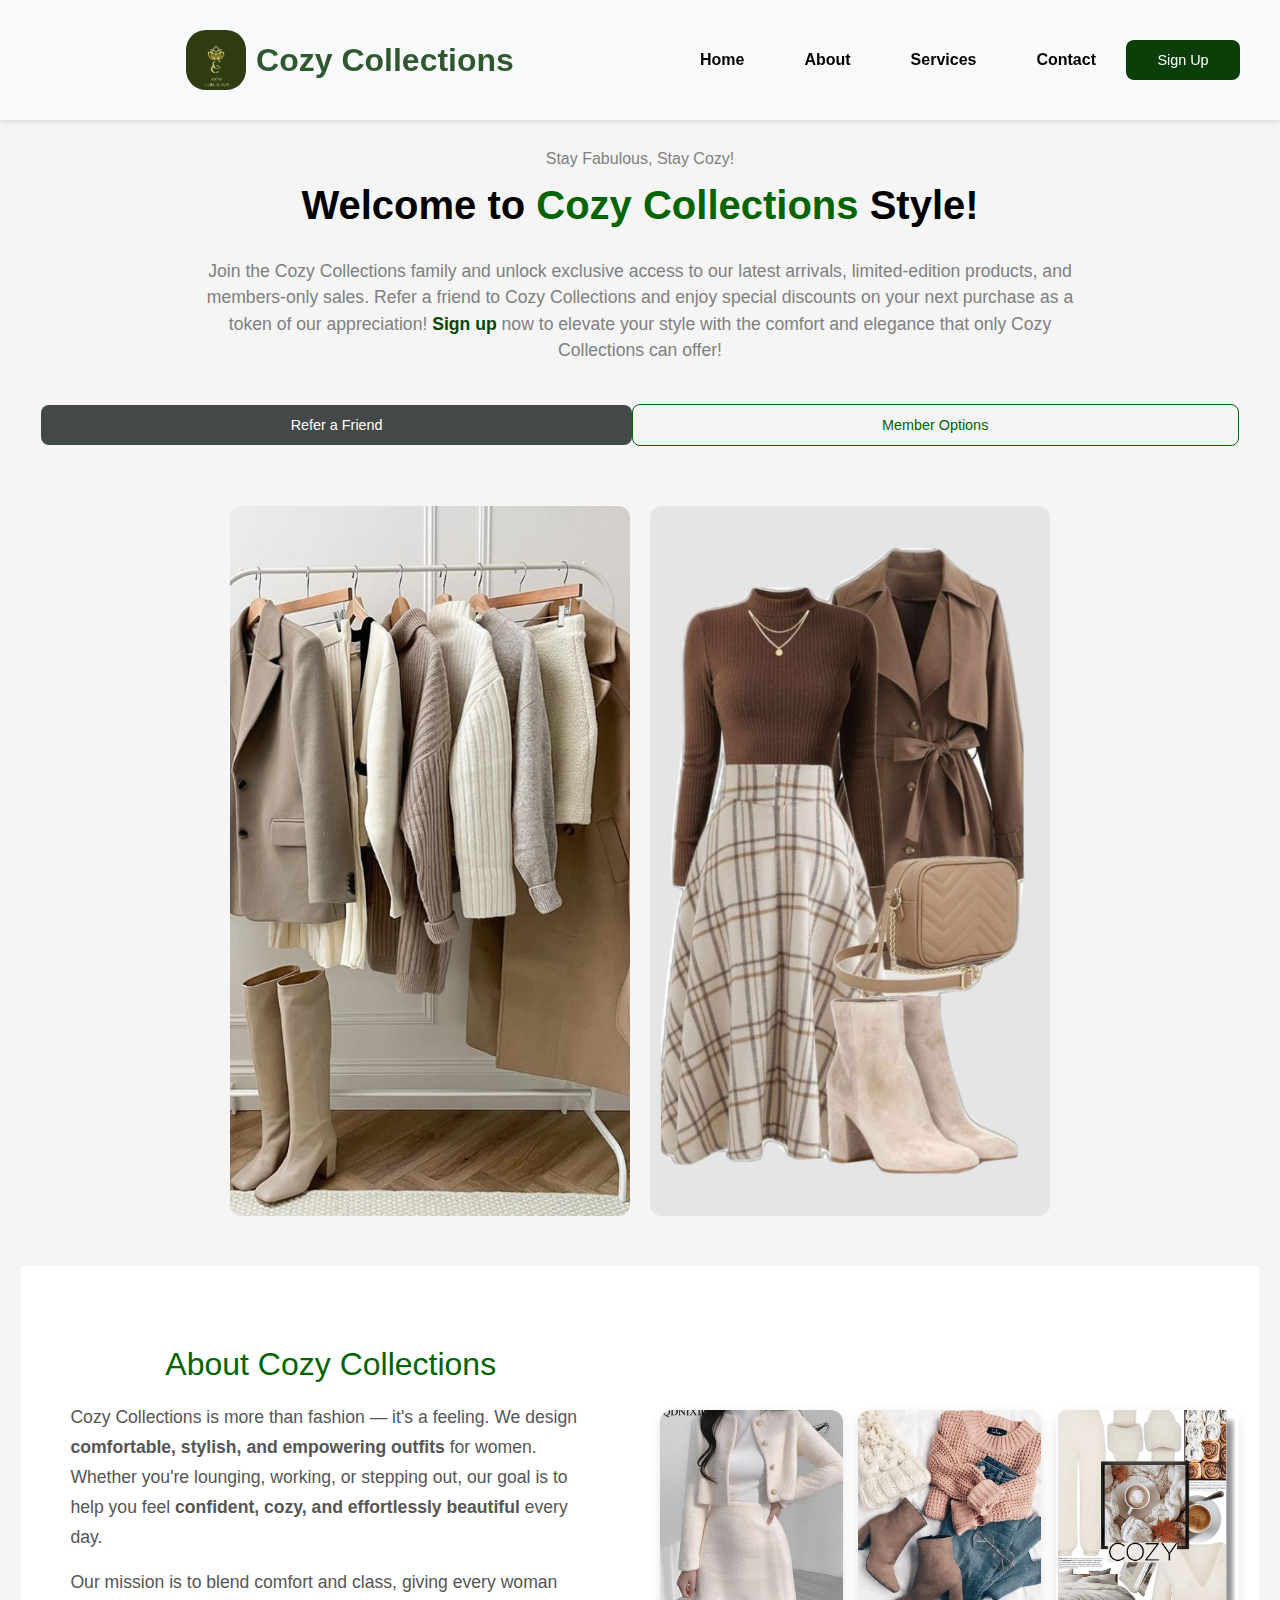
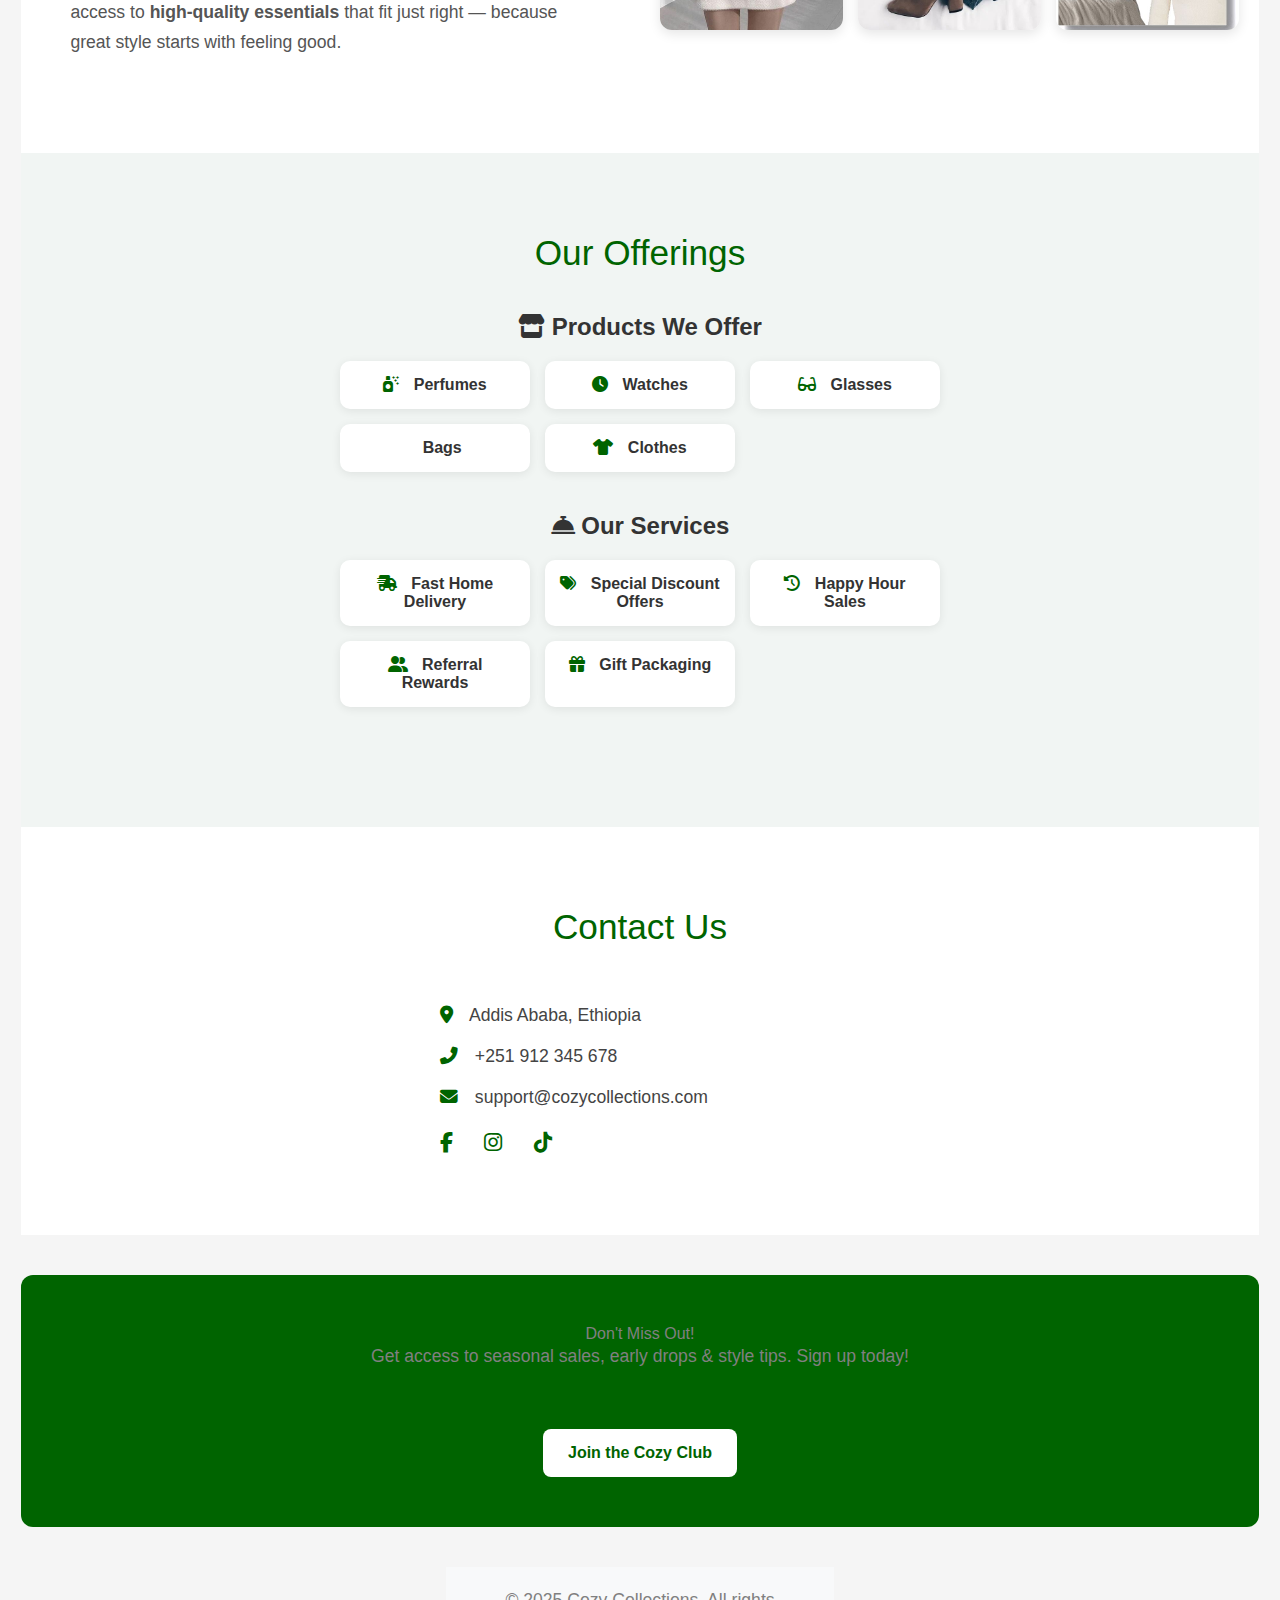
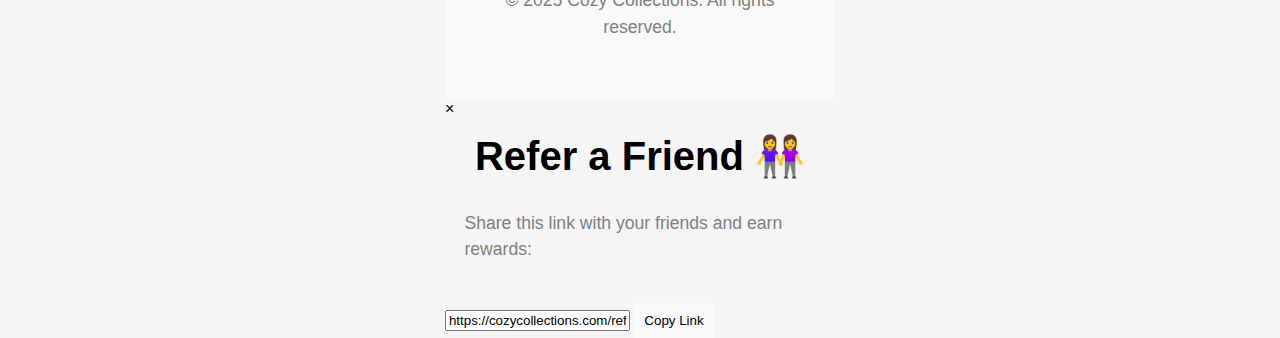
<file: index.html>
<!DOCTYPE html>
<html lang="en">
<head>
    <meta charset="UTF-8">
    <meta name="viewport" content="width=device-width, initial-scale=1.0">
    <title>Cozy Collections</title>
    <link rel="stylesheet" href="style.css">
    <link rel="stylesheet" href="https://cdnjs.cloudflare.com/ajax/libs/font-awesome/6.5.0/css/all.min.css" />
</head>
<body>
    <header>
       <nav class="nav">
            <div class="logo">
            <img style="width: 60px;height: 60px;border-radius: 20px;" src="images/logo1.jpg" alt="Logo">
            <h1>Cozy Collections</h1>
            </div>
            <div class="hamburger" id="hamburger">
                <span></span>
                <span></span>
                <span></span>
            </div>
            <ul class="menu" id="nav-menu">
                <li><a href="#home">Home</a></li>
                <li><a href="#about">About</a></li>
                <li><a href="#services">Services</a></li>
                <li><a href="#contact">Contact</a></li>
            </ul>
            <a href="form.html" id="unique">Sign Up</a>
        </nav>
    </header>
    <main>
        <section id="home" class="hero">
            <h2>Stay Fabulous, Stay Cozy!</h2>
            <h3>Welcome to <b style="color:darkgreen">Cozy Collections</b>  Style!</h3>
            <p> Join the Cozy Collections family and unlock exclusive access to our latest arrivals, limited-edition products, and members-only sales. 
                Refer a friend to Cozy Collections and enjoy special discounts on your next purchase as a token of our appreciation!
                <b style="color:rgb(5, 70, 5)">Sign up</b> now to elevate your style with the comfort and elegance that only Cozy Collections can offer!</p>

            <div class="refer">
                <a class="refer1" href="#">Refer a Friend</a>
                <a class="refer2" href="#">Member Options</a>

            </div>
            <div class="img-container">
                <img src="images/img 1 (1).jpeg" alt="Winter Outfit">
                <img src="images/img 1 (2).jpeg" alt="Outfit Inspiration">
            </div>
        </section>

        <section id="about" class="about">
            <div class="about-text">
                <h2>About Cozy Collections</h2>
                <p>
                Cozy Collections is more than fashion — it's a feeling. We design <strong>comfortable, stylish, and empowering outfits</strong> for women. Whether you're lounging, working, or stepping out, our goal is to help you feel <strong>confident, cozy, and effortlessly beautiful</strong> every day.
                </p>
                <p>
                Our mission is to blend comfort and class, giving every woman access to <strong>high-quality essentials</strong> that fit just right — because great style starts with feeling good.
                </p>
            </div>

            <div class="about-image">
                <img src="images/fashion.jpeg" alt="Cozy Collections Brand" />
                <img src="images/cozy.jpeg" alt="Cozy Collections Brand" />
                <img src="images/cloth.jpeg" alt="Cozy Collections Brand" />
            </div>
        </section>
       <section id="services" class="services">
            <h2>Our Offerings</h2>

            <div class="service-block">
                <h3><i class="fas fa-store"></i> Products We Offer</h3>
                <ul class="service-list">
                <li><i class="fas fa-spray-can-sparkles"></i> Perfumes</li>
                <li><i class="fas fa-clock"></i> Watches</li>
                <li><i class="fas fa-glasses"></i> Glasses</li>
                <li><i class="fas fa-handbag"></i> Bags</li>
                <li><i class="fas fa-shirt"></i> Clothes</li>
                </ul>
            </div>

            <div class="service-block">
                <h3><i class="fas fa-concierge-bell"></i> Our Services</h3>
                <ul class="service-list">
                <li><i class="fas fa-truck-fast"></i> Fast Home Delivery</li>
                <li><i class="fas fa-tags"></i> Special Discount Offers</li>
                <li><i class="fas fa-clock-rotate-left"></i> Happy Hour Sales</li>
                <li><i class="fas fa-user-friends"></i> Referral Rewards</li>
                <li><i class="fas fa-gift"></i> Gift Packaging</li>
                </ul>
            </div>
        </section>
        <section id="contact" class="contact">
            <h2>Contact Us</h2>
            <div class="contact-wrapper">
                <div class="contact-info">
                <p><i class="fas fa-map-marker-alt"></i> Addis Ababa, Ethiopia</p>
                <p><i class="fas fa-phone-alt"></i> +251 912 345 678</p>
                <p><i class="fas fa-envelope"></i> support@cozycollections.com</p>
                <div class="socials">
                    <a href="#"><i class="fab fa-facebook-f"></i></a>
                    <a href="#"><i class="fab fa-instagram"></i></a>
                    <a href="#"><i class="fab fa-tiktok"></i></a>
                </div>
                </div>
            </div>
        </section>

        <section class="cta">
            <h2>Don't Miss Out!</h2>
            <p>Get access to seasonal sales, early drops & style tips. Sign up today!</p>
            <a href="#signup" class="cta-btn">Join the Cozy Club</a>
        </section>
    </main>
    <footer>
        <p>&copy; 2025 Cozy Collections. All rights reserved.</p>
    </footer>
    <div id="referral-popup" class="popup">
        <div class="popup-content">
            <span id="close-popup">&times;</span>
            <h3>Refer a Friend 👭</h3>
            <p>Share this link with your friends and earn rewards:</p>
            <input type="text" value="https://cozycollections.com/referral" id="referral-link" readonly>
            <button id="copy-link">Copy Link</button>
        </div>
    </div>

   <script src="script.js"></script>
</body>
</html>
</file>
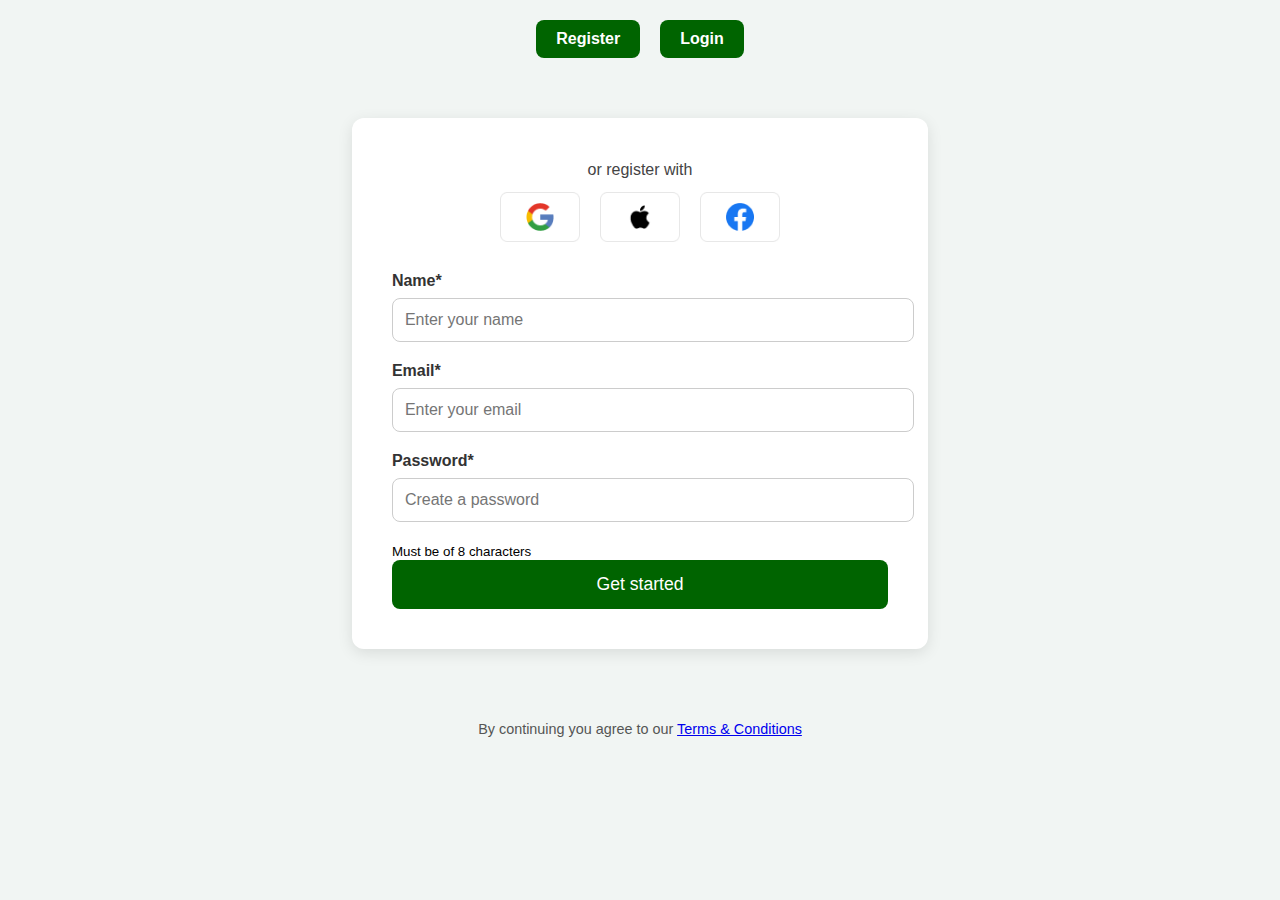
<file: form.html>
<!DOCTYPE html>
<html lang="en">
<head>
    <meta charset="UTF-8">
    <meta name="viewport" content="width=device-width, initial-scale=1.0">
    <title>Registration Form</title>
    <link rel="stylesheet" href="style.css">
</head>
<body class="body">
    <div class="register">
        <a class="n" href="#" class="link-button">Register</a>
        <a class="n" href="#" class="link-button">Login</a>
    </div>
    <div class="form-container">
        <div class="social-login">
            <p class="p">or register with</p>
            <div class="social-icons">
                <img style="width: 80px;" src="images/Frame 5.png" alt="Google" />
                <img style="width: 80px;"  src="images/Frame 6.png" alt="Apple" />
                <img style="width: 80px;"  src="images/Frame 7.png" alt="Facebook" />
            </div>
        </div>
        <form>
            <label for="name">Name*</label>
            <input type="text" id="name" name="name" placeholder="Enter your name" required>

            <label for="email">Email*</label>
            <input type="email" id="email" name="email" placeholder="Enter your email" required>

            <label for="password">Password*</label>
            <input type="password" id="password" name="password" placeholder="Create a password" minlength="8" required>
            <small>Must be of 8 characters</small>

            <button type="submit" class="get-started">Get started</button>
        </form>
    </div>
    <p style="text-align: center;" class="last">By continuing you agree to our <a href="#">Terms & Conditions</a></p>
    <script>
        document.querySelector("form").addEventListener("submit", function (e) {
            e.preventDefault(); 

            const name = document.querySelector("#name").value.trim();
            const email = document.querySelector("#email").value.trim();
            const password = document.querySelector("#password").value.trim();

            if (name && email && password.length >= 8) {
            alert("🎉 Welcome to Cozy Collections, " + name + "! Your registration is successful.");
            // Optionally reset form
            this.reset();
            } else {
            alert("❗ Please fill out all fields correctly.");
            }
        });
    </script>

</body>
</html>
</file>
<file: style.css>
body {
    font-family: 'Lucida Sans', 'Lucida Sans Regular', 'Lucida Grande', 'Lucida Sans Unicode', Geneva, Verdana, sans-serif;
    margin: 0;
    padding: 0;
    display: flex;
    flex-direction: column;
    justify-content: center;
    align-items: center;
    height: auto; /* Adjust height for responsiveness */
    background-color: whitesmoke; /* Moved from .body */
}
html {
  scroll-behavior: smooth;
}
section {
  scroll-margin-top: 120px; 
}

header {
    position: fixed;
    top: 0;
    left: 0;
    width: 100%;
    background-color: #f8f9fa;
    padding: 30px 0;
    box-shadow: 0 2px 5px rgba(0, 0, 0, 0.1);
    z-index: 1000;
    display: flex;
    justify-content: center; 
    
}
main {
    padding-top: 100px; /* Adjust depending on header height */
}

.menu {
    list-style: none; /* Remove default list styling */
    display: flex; /* Flexbox for horizontal layout */
    margin: 0;
    padding: 0;
}

.menu li {
    margin: 0 15px; /* Space between menu items */
}

.menu a {
    text-decoration: none;
    color: black;
    font-weight: 600;
    border-radius: 8px;
    padding: 10px 15px; /* Padding for clickable area */
    transition: background-color 0.3s; /* Smooth transition */
}

.menu a:hover {
    background-color: rgb(95, 104, 97); /* Change background on hover */

}

.nav {
    display: flex;
    justify-content: space-between;
    align-items: center;
    max-width: 1200px;
    width: 100%;
    padding: 0 20px;
}

.logo {
    display: flex;
    margin-left: 0;
    align-items: center;
    justify-content: center;
    flex-grow: 1; /* Allow logo to take available space */
}

.button {
    font-size: 1rem; /* Use rem for better scaling */
    text-decoration: none;
    color: black;
}

#unique {
    background-color: rgb(10, 63, 10);
    border-radius: 8px;
    padding: 12px;
    color: white;
    font-size: 0.9rem; /* Use rem for better scaling */
    text-decoration: none;
    width: auto; /* Adjust width */
    min-width: 90px; /* Minimum width */
    text-align: center;
}

.refer {
    width: 100%; /* Full width */
    display: flex;
    flex-direction: row;
    justify-content: space-between;
    align-items: center;
    margin-bottom: 60px;
}

.refer1, .refer2 {
    border-radius: 8px;
    color: white;
    font-size: 0.9rem; /* Use rem for better scaling */
    text-decoration: none;
    padding: 12px;
    flex-grow: 1; /* Allow buttons to take available space */
}

.refer1 {
    background-color: rgb(67, 73, 73);
}

.refer2 {
    color: darkgreen;
    border: solid 1px darkgreen;
}

.img-container {
    display: flex;
    flex-wrap: wrap;
    gap: 20px;
    justify-content: center;
}

.img-container img {
    width: 100%;
    max-width: 400px;
    height: auto;
    border-radius: 12px;
    object-fit: cover;
}
.about {
  display: flex;
  align-items: center;
  justify-content: center;
  gap: 40px;
  padding: 80px 20px;
  flex-wrap: wrap;
  background-color: #ffffff;
}

.about-text {
  flex: 1;
  min-width: 300px;
  max-width: 600px;
}

.about-text h2 {
  font-size: 2rem;
  margin-bottom: 20px;
  color: darkgreen;
}

.about-text p {
  font-size: 1.1rem;
  line-height: 1.7;
  color: #555;
  margin-bottom: 15px;
}

.about-image {
  flex: 1;
  display: grid;
  grid-template-columns: repeat(auto-fit, minmax(160px, 1fr));
  gap: 15px;
  max-width: 600px;
  margin-top: 20px;
}

.about-image img {
  width: 100%;
  height: 220px;
  object-fit: cover;
  border-radius: 12px;
  box-shadow: 0 4px 12px rgba(0, 0, 0, 0.1);
  transition: transform 0.3s ease;
}
.about-image img:hover {
  transform: scale(1.03);
}
.services {
  padding: 80px 20px;
  background-color: #f1f5f3;
  text-align: center;
}

.services h2 {
  font-size: 2.2rem;
  color: darkgreen;
  margin-bottom: 40px;
}

.service-block {
  max-width: 600px;
  margin: 0 auto 40px;
}

.service-block h3 {
  font-size: 1.5rem;
  margin-bottom: 20px;
  color: #333;
}

.service-list {
  list-style: none;
  padding: 0;
  display: grid;
  grid-template-columns: repeat(auto-fit, minmax(140px, 1fr));
  gap: 15px;
}

.service-list li {
  background-color: white;
  border-radius: 10px;
  padding: 15px;
  box-shadow: 0 2px 10px rgba(0,0,0,0.08);
  font-weight: 600;
  color: #333;
  transition: transform 0.2s ease;
}

.service-list li:hover {
  transform: scale(1.05);
  background-color: #e6f0e6;
}
.service-list li i {
  margin-right: 10px;
  color: darkgreen;
}
.contact {
  background-color: #fff;
  padding: 80px 20px;
  text-align: center;
}

.contact h2 {
  font-size: 2.2rem;
  color: darkgreen;
  margin-bottom: 40px;
}

.contact-wrapper {
  display: flex;
  flex-wrap: wrap;
  justify-content: center;
  gap: 50px;
}

.contact-info {
  flex: 1;
  min-width: 280px;
  max-width: 400px;
  text-align: left;
}

.contact-info p {
  font-size: 1.1rem;
  margin: 15px 0;
  color: #444;
}

.contact-info i {
  margin-right: 12px;
  color: darkgreen;
}

.socials {
  margin-top: 20px;
}

.socials a {
  margin-right: 15px;
  font-size: 1.3rem;
  color: darkgreen;
  transition: color 0.3s;
}

.socials a:hover {
  color: #000;
}

.cta {
  background-color: darkgreen;
  color: white;
  text-align: center;
  padding: 50px 20px;
  margin: 40px 0;
  border-radius: 12px;
}

.cta-btn {
  background-color: white;
  color: darkgreen;
  padding: 15px 25px;
  text-decoration: none;
  font-weight: bold;
  border-radius: 8px;
  display: inline-block;
  margin-top: 20px;
}

button {
    border: none;
    padding: 10px;
    background-color: #f8f9fa;
    height: auto; /* Adjust height for responsiveness */
}

h1, h2, h3 {
    margin: 0; /* Remove default margin */
    text-align: center; /* Center align headings */
}

h1 {
    color: rgba(6, 54, 6, 0.829);
    font-weight: 900;
    padding: 10px;
}

h2 {
    font-size: 1rem; /* Use rem for better scaling */
    font-weight: 500;
    color: gray;
}

h3 {
    font-size: 2.5rem; /* Use rem for better scaling */
    color: black;
    margin: 15px 0 30px; /* Adjusted margins */
}

p {
    font-size: 1.1rem; /* Use rem for better scaling */
    line-height: 1.5; /* Adjust line height */
    width: 90%; /* Responsive width */
    max-width: 890px; /* Limit maximum width */
    margin: 0 auto 40px; /* Center align paragraphs */
    color: gray;
}

.hero {
    text-align: center;
    display: flex;
    flex-direction: column;
    padding: 50px 20px;
    align-items: center;
    justify-content: center;
}

footer {
    text-align: center;
    padding: 20px;
    background-color: #f8f9fa;
}

/* Media Queries for Responsive Design */
@media (max-width: 768px) {
    .nav {
        flex-direction: column; /* Stack items vertically on smaller screens */
        padding: 10px; /* Reduce padding */
    }

    .refer {
        flex-direction: column; /* Stack items vertically on smaller screens */
    }

    .refer1, .refer2 {
        width: 100%; /* Full width on smaller screens */
        margin-bottom: 10px; /* Add space between buttons */
    }

    h1 {
        font-size: 1.5rem; /* Adjust heading size */
    }

    h2, h3, p {
        font-size: 0.9rem; /* Adjust font size */
    }
    .menu {
        flex-direction: column;
        width: 100%;
        align-items: center;
    }

    .menu li {
        margin: 10px 0;
    }

    #unique {
        margin-top: 10px;
    }
}

/* Media Queries for Extra Small Screens */
@media (max-width: 500px) {
    header {
        flex-direction: column; /* Stack items vertically */
        align-items: flex-start; /* Align items to the start */
        padding: 10px; /* Reduce padding */
    }

    .nav {
        flex-direction: column; /* Stack navigation items vertically */
        width: 100%; /* Full width */
        padding: 0; /* Remove padding */
    }

    .logo {
        margin-bottom: 10px; /* Add space below logo */
    }

    .refer {
        flex-direction: column; /* Stack items vertically */
        align-items: stretch; /* Stretch items to full width */
    }

    .refer1, .refer2 {
        width: 100%; /* Full width */
        margin-bottom: 10px; /* Space between buttons */
    }

    h1 {
        font-size: 1.5rem; /* Adjust heading size */
    }

    h2, h3, p {
        font-size: 0.9rem; /* Adjust font size for readability */
    }

    .img {
        width: 100%; /* Full width */
        height: auto; /* Maintain aspect ratio */
    }

    button {
        width: 100%; /* Full width buttons */
    }

    .form-container {
        width: 90%; /* Adjust form width */
        padding: 15px; /* Reduce padding */
    }
}

/* Media Queries for Very Small Screens */
@media (max-width: 400px) {
    header {
        padding: 5px; /* Further reduce padding */
    }

    .nav {
        padding: 0; /* Remove padding */
    }

    h1 {
        font-size: 1.2rem; /* Further adjust heading size */
    }

    h2, h3, p {
        font-size: 0.8rem; /* Further adjust font size */
    }

    .button, .get-started {
        padding: 8px; /* Reduce button padding */
        font-size: 0.8rem; /* Adjust button font size */
    }

    .form-container {
        width: 95%; /* Adjust form width */
        padding: 10px; /* Reduce padding */
    }
}




/* styling for the form.html file*/

.body {
  background-color: #f1f5f3;
  margin: 0;
  padding: 0;
  font-family: 'Segoe UI', Tahoma, Geneva, Verdana, sans-serif;
}

.register {
  display: flex;
  justify-content: flex-end;
  padding: 20px;
  gap: 20px;
}

.register .n {
  text-decoration: none;
  background-color: darkgreen;
  color: white;
  padding: 10px 20px;
  border-radius: 8px;
  font-weight: bold;
  transition: background 0.3s;
}

.register .n:hover {
  background-color: #063406;
}

.form-container {
  background-color: white;
  max-width: 500px;
  margin: 40px auto;
  padding: 40px;
  border-radius: 12px;
  box-shadow: 0 4px 15px rgba(0, 0, 0, 0.1);
}

.form-container label {
  display: block;
  margin-bottom: 8px;
  font-weight: 600;
  color: #333;
}

.form-container input {
  width: 100%;
  padding: 12px;
  margin-bottom: 20px;
  border-radius: 8px;
  border: 1px solid #ccc;
  font-size: 1rem;
}

.get-started {
  width: 100%;
  padding: 14px;
  background-color: darkgreen;
  color: white;
  border: none;
  border-radius: 8px;
  font-size: 1.1rem;
  cursor: pointer;
  transition: background 0.3s;
}

.get-started:hover {
  background-color: #063406;
}

.social-login {
  text-align: center;
  margin-bottom: 30px;
}

.social-login .p {
  font-size: 1rem;
  margin-bottom: 10px;
  color: #444;
}

.social-icons {
  display: flex;
  justify-content: center;
  gap: 20px;
  margin-bottom: 20px;
}

.last {
  margin-top: 30px;
  font-size: 0.9rem;
  color: #555;
}
</file>
